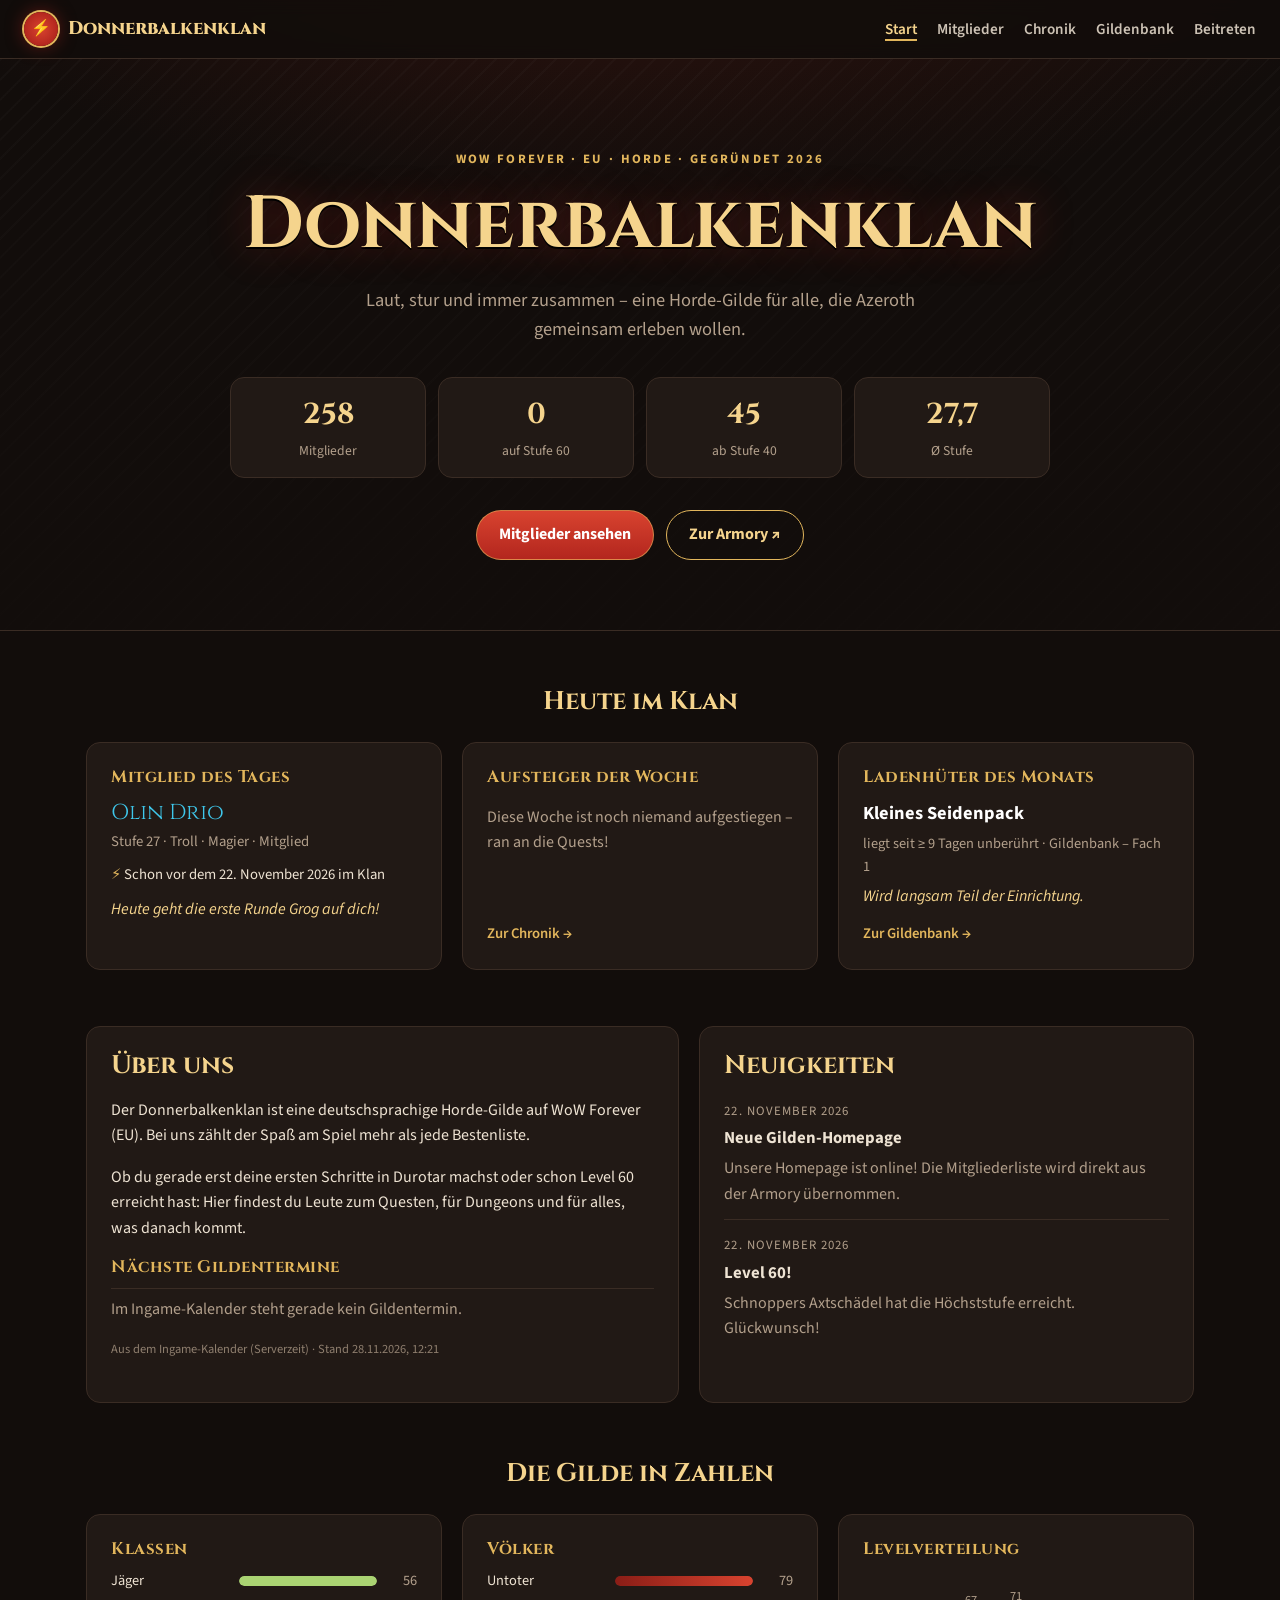
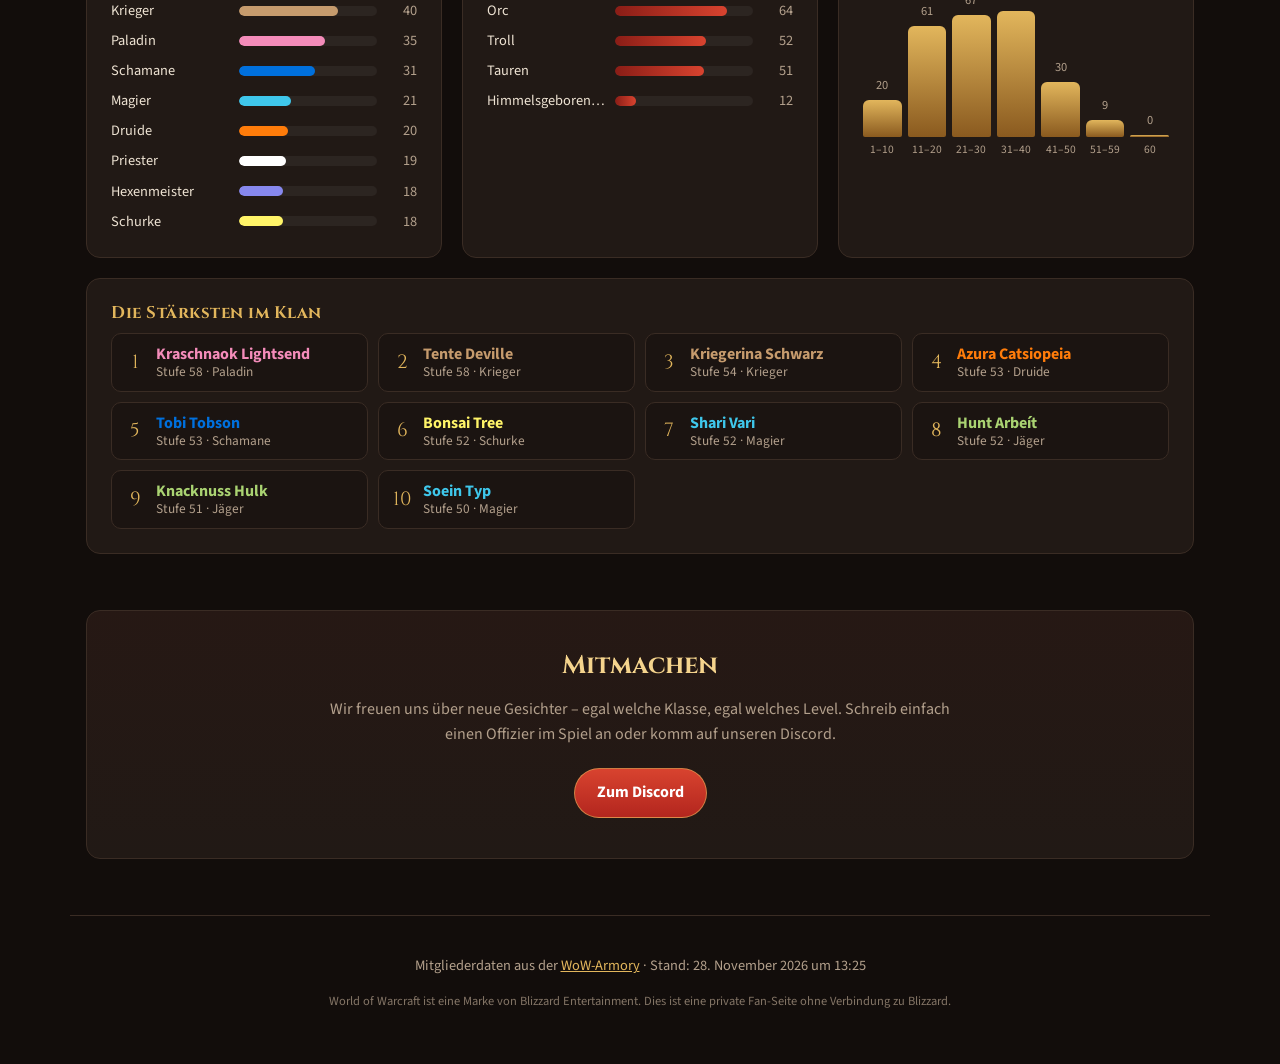
<file: index.html>
<!doctype html>
<html lang="de">
<head>
  <meta charset="utf-8">
  <meta name="viewport" content="width=device-width, initial-scale=1">
  <title>Donnerbalkenklan</title>
  <meta name="description" content="Gilden-Homepage des Donnerbalkenklans – Horde-Gilde auf WoW Forever (EU).">
  <link rel="preconnect" href="https://fonts.googleapis.com">
  <link rel="preconnect" href="https://fonts.gstatic.com" crossorigin>
  <link href="https://fonts.googleapis.com/css2?family=Cinzel:wght@600;800&family=Source+Sans+3:wght@400;600;700&display=swap" rel="stylesheet">
  <link rel="stylesheet" href="style.css">
</head>
<body data-page="start">
  <header class="nav">
    <a class="brand" href="index.html"><span class="crest" aria-hidden="true">⚡</span><span data-bind="name"></span></a>
    <nav>
      <a href="index.html" data-page="start">Start</a>
      <a href="mitglieder.html" data-page="mitglieder">Mitglieder</a>
      <a href="chronik.html" data-page="chronik">Chronik</a>
      <a href="gildenbank.html" data-page="gildenbank" id="nav-bank" hidden>Gildenbank</a>
      <a href="index.html#beitreten">Beitreten</a>
    </nav>
  </header>

  <main id="top">
    <section class="hero">
      <div class="hero-inner">
        <p class="eyebrow" id="hero-meta"></p>
        <h1 data-bind="name"></h1>
        <p class="tagline" data-bind="tagline"></p>
        <div class="kpis" id="kpis"></div>
        <div class="cta">
          <a class="btn primary" href="mitglieder.html">Mitglieder ansehen</a>
          <a class="btn" id="armory-link" target="_blank" rel="noopener">Zur Armory ↗</a>
        </div>
        <a class="discord-online" id="discord-online" target="_blank" rel="noopener" hidden></a>
      </div>
    </section>

    <section id="heute" class="wrap">
      <h2 class="section-title">Heute im Klan</h2>
      <div class="grid-3">
        <div class="card spot" id="motd-card">
          <h3>Mitglied des Tages</h3>
          <div id="motd"></div>
        </div>
        <div class="card spot" id="risers-card">
          <h3>Aufsteiger der Woche</h3>
          <ol class="rank-list compact" id="risers-mini"></ol>
          <a class="more" href="chronik.html">Zur Chronik →</a>
        </div>
        <div class="card spot" id="shelf-card" hidden>
          <h3>Ladenhüter des Monats</h3>
          <div id="shelf"></div>
          <a class="more" href="gildenbank.html">Zur Gildenbank →</a>
        </div>
      </div>
    </section>

    <section id="ueber" class="wrap grid-2">
      <div class="card">
        <h2>Über uns</h2>
        <div id="about"></div>
        <div id="events-box" hidden>
          <h3>Nächste Gildentermine</h3>
          <ul class="events" id="events"></ul>
          <p class="log-note" id="events-note"></p>
        </div>
        <div id="schedule-box">
          <h3>Feste Termine</h3>
          <ul class="schedule" id="schedule"></ul>
        </div>
      </div>
      <div class="card">
        <h2>Neuigkeiten</h2>
        <ul class="news" id="news"></ul>
      </div>
    </section>

    <section id="statistik" class="wrap">
      <h2 class="section-title">Die Gilde in Zahlen</h2>
      <div class="grid-3">
        <div class="card">
          <h3>Klassen</h3>
          <div class="bars" id="class-bars"></div>
        </div>
        <div class="card">
          <h3>Völker</h3>
          <div class="bars" id="race-bars"></div>
        </div>
        <div class="card">
          <h3>Levelverteilung</h3>
          <div class="histo" id="level-histo"></div>
        </div>
      </div>
      <div class="card top">
        <h3>Die Stärksten im Klan</h3>
        <ol class="toplist" id="toplist"></ol>
      </div>
    </section>

    <section id="beitreten" class="wrap">
      <div class="card join">
        <h2>Mitmachen</h2>
        <p data-bind="joinText"></p>
        <a class="btn primary" id="discord-link" target="_blank" rel="noopener">Zum Discord</a>
      </div>
    </section>
  </main>

  <footer class="wrap footer">
    <p id="stand"></p>
    <p class="small">World of Warcraft ist eine Marke von Blizzard Entertainment. Dies ist eine private Fan-Seite ohne Verbindung zu Blizzard.</p>
  </footer>

  <script src="config.js"></script>
  <script src="data/roster.js"></script>
  <script src="data/bank.js"></script>
  <script src="data/history.js"></script>
  <script src="data/motd.js"></script>
  <script src="motd-pick.js"></script>
  <script src="app.js"></script>
</body>
</html>
</file>
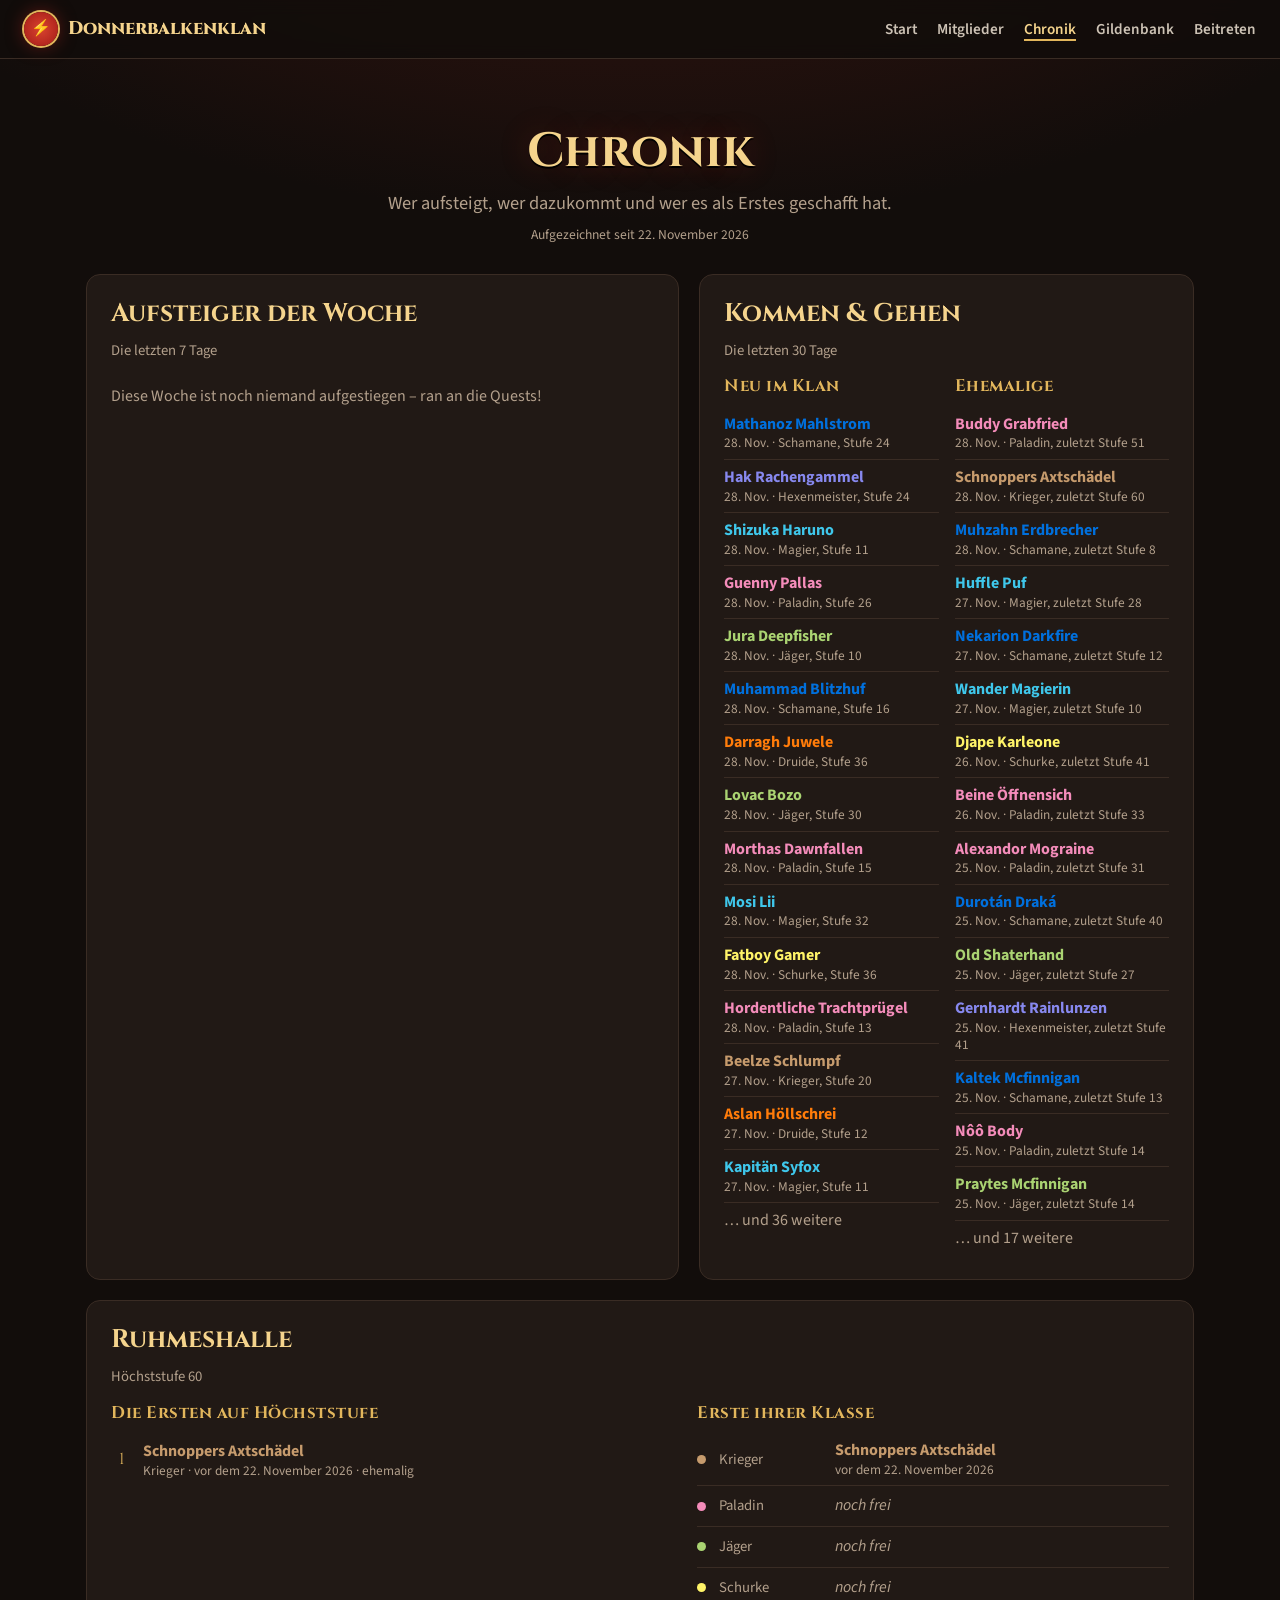
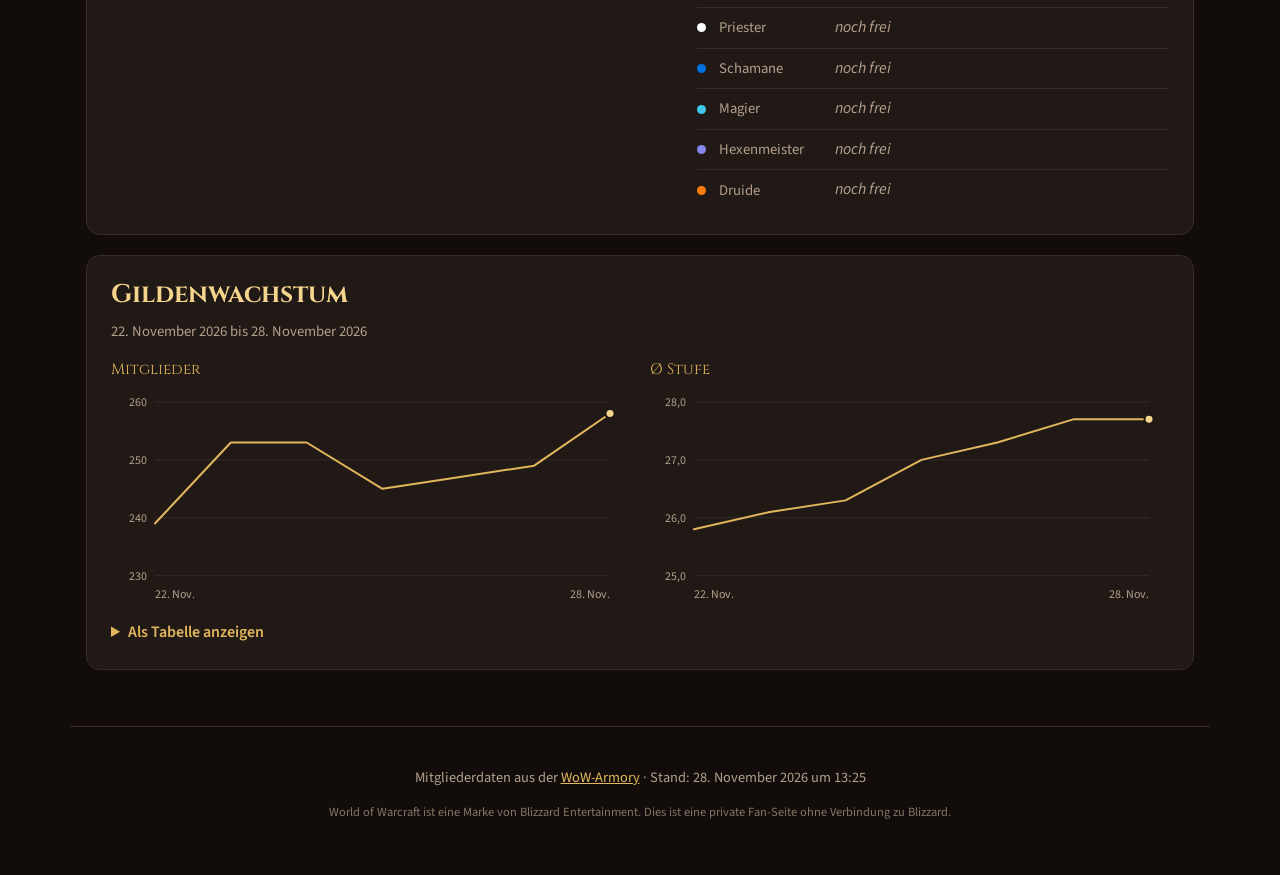
<file: chronik.html>
<!doctype html>
<html lang="de">
<head>
  <meta charset="utf-8">
  <meta name="viewport" content="width=device-width, initial-scale=1">
  <title>Chronik – Donnerbalkenklan</title>
  <meta name="description" content="Chronik des Donnerbalkenklans – Aufsteiger der Woche, Neuzugänge, Ruhmeshalle und Gildenwachstum.">
  <link rel="preconnect" href="https://fonts.googleapis.com">
  <link rel="preconnect" href="https://fonts.gstatic.com" crossorigin>
  <link href="https://fonts.googleapis.com/css2?family=Cinzel:wght@600;800&family=Source+Sans+3:wght@400;600;700&display=swap" rel="stylesheet">
  <link rel="stylesheet" href="style.css">
</head>
<body data-page="chronik" data-title="Chronik">
  <header class="nav">
    <a class="brand" href="index.html"><span class="crest" aria-hidden="true">⚡</span><span data-bind="name"></span></a>
    <nav>
      <a href="index.html" data-page="start">Start</a>
      <a href="mitglieder.html" data-page="mitglieder">Mitglieder</a>
      <a href="chronik.html" data-page="chronik">Chronik</a>
      <a href="gildenbank.html" data-page="gildenbank" id="nav-bank" hidden>Gildenbank</a>
      <a href="index.html#beitreten">Beitreten</a>
    </nav>
  </header>

  <main id="top">
    <section class="page-head wrap">
      <h1>Chronik</h1>
      <p class="tagline">Wer aufsteigt, wer dazukommt und wer es als Erstes geschafft hat.</p>
      <p class="chronik-since" id="chronik-since"></p>
    </section>

    <section id="chronik" class="wrap">
      <div class="grid-2">
        <div class="card">
          <h2>Aufsteiger der Woche</h2>
          <p class="card-sub" id="risers-period"></p>
          <ol class="rank-list" id="risers"></ol>
        </div>
        <div class="card">
          <h2>Kommen &amp; Gehen</h2>
          <p class="card-sub">Die letzten 30 Tage</p>
          <div class="joins">
            <div>
              <h3>Neu im Klan</h3>
              <ul class="plain-list" id="joined"></ul>
            </div>
            <div>
              <h3>Ehemalige</h3>
              <ul class="plain-list" id="left"></ul>
            </div>
          </div>
        </div>
      </div>

      <div class="card hall">
        <h2>Ruhmeshalle</h2>
        <p class="card-sub" id="hall-sub"></p>
        <div class="grid-2 hall-grid">
          <div>
            <h3>Die Ersten auf Höchststufe</h3>
            <ol class="rank-list" id="hall-first"></ol>
          </div>
          <div>
            <h3>Erste ihrer Klasse</h3>
            <ul class="hall-classes" id="hall-classes"></ul>
          </div>
        </div>
      </div>

      <div class="card growth">
        <h2>Gildenwachstum</h2>
        <p class="card-sub" id="growth-sub"></p>
        <div class="grid-2">
          <figure class="chart" id="chart-members"></figure>
          <figure class="chart" id="chart-level"></figure>
        </div>
        <details class="chart-table">
          <summary>Als Tabelle anzeigen</summary>
          <div class="table-wrap"><table id="growth-table"><thead><tr><th>Tag</th><th class="num">Mitglieder</th><th class="num">Ø Stufe</th><th class="num">Auf Höchststufe</th></tr></thead><tbody></tbody></table></div>
        </details>
      </div>
    </section>
  </main>

  <footer class="wrap footer">
    <p id="stand"></p>
    <p class="small">World of Warcraft ist eine Marke von Blizzard Entertainment. Dies ist eine private Fan-Seite ohne Verbindung zu Blizzard.</p>
  </footer>

  <script src="config.js"></script>
  <script src="data/roster.js"></script>
  <script src="data/bank.js"></script>
  <script src="data/history.js"></script>
  <script src="app.js"></script>
</body>
</html>
</file>
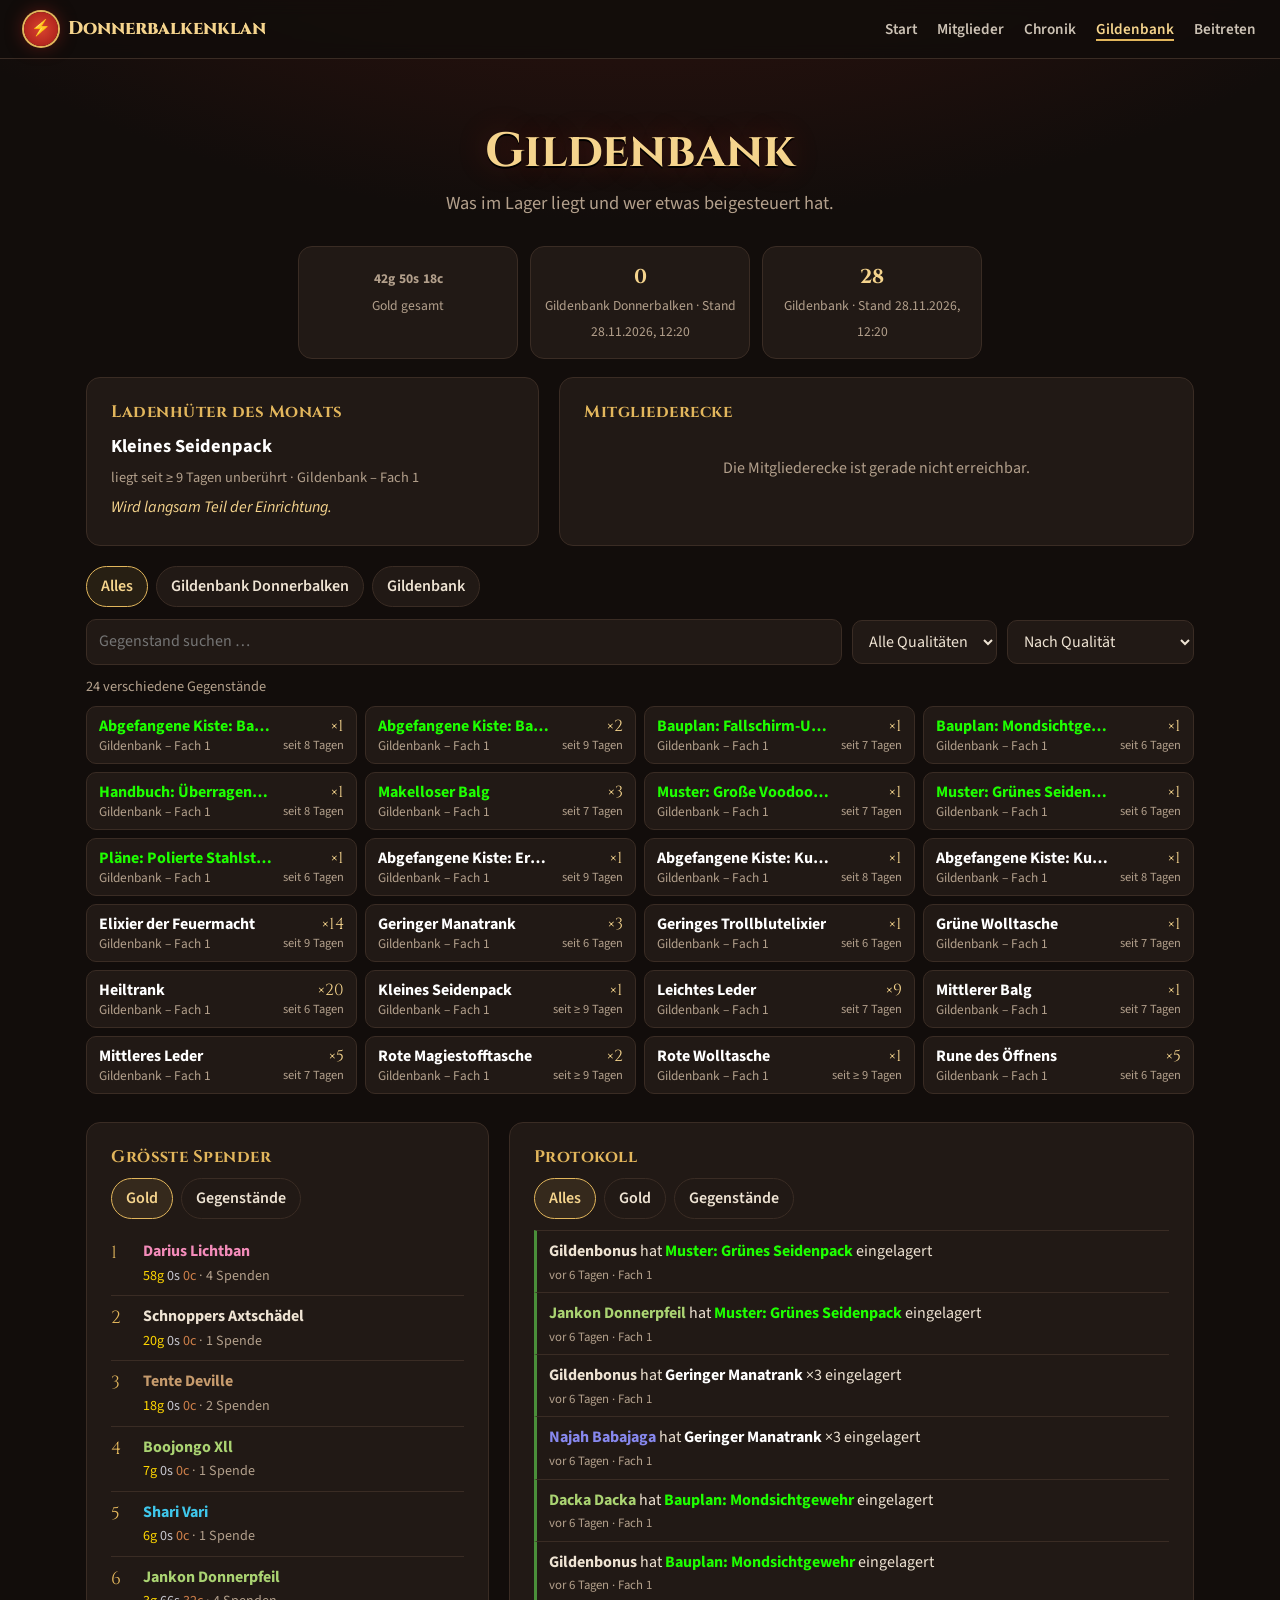
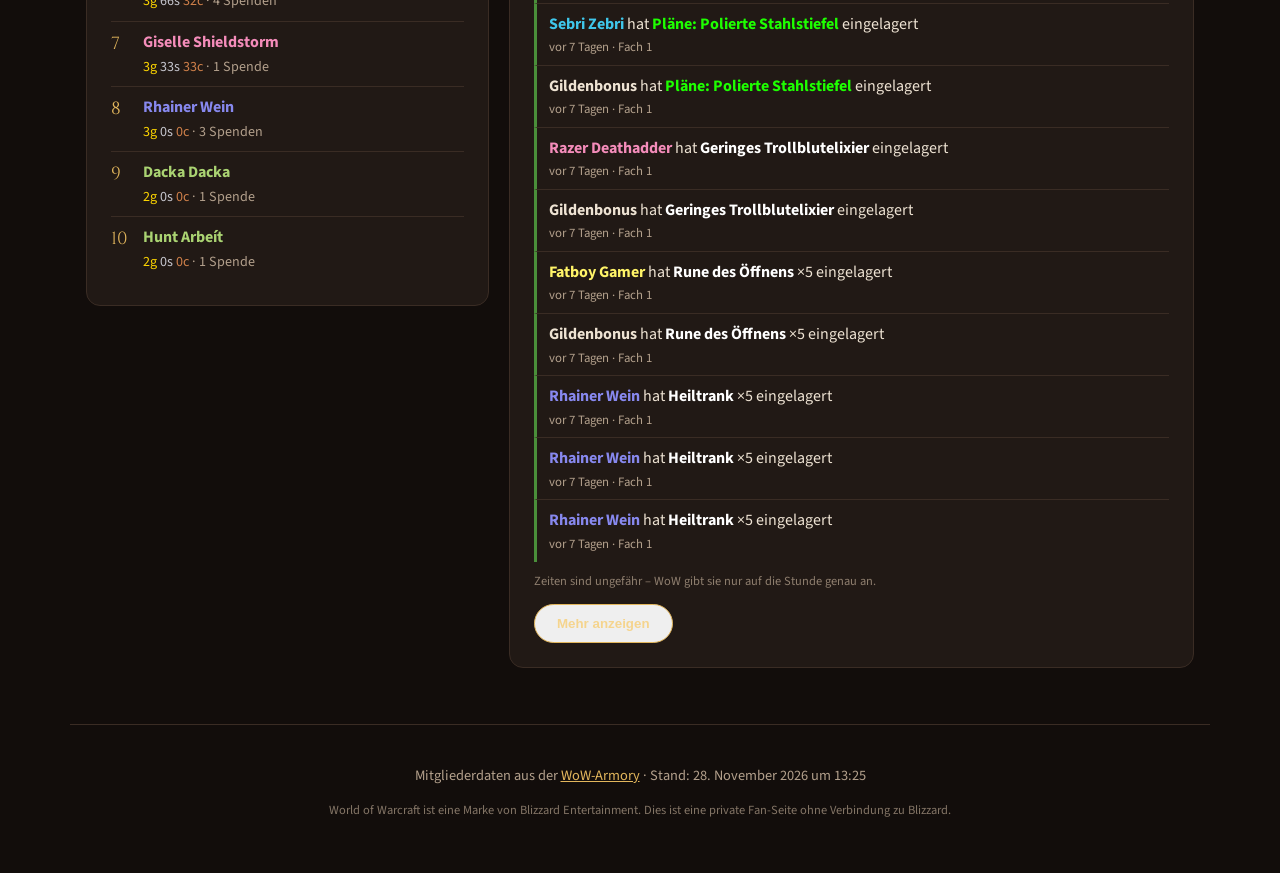
<file: gildenbank.html>
<!doctype html>
<html lang="de">
<head>
  <meta charset="utf-8">
  <meta name="viewport" content="width=device-width, initial-scale=1">
  <title>Gildenbank – Donnerbalkenklan</title>
  <meta name="description" content="Gildenbank des Donnerbalkenklans – Bestand, Spender und Einzahlungen.">
  <link rel="preconnect" href="https://fonts.googleapis.com">
  <link rel="preconnect" href="https://fonts.gstatic.com" crossorigin>
  <link href="https://fonts.googleapis.com/css2?family=Cinzel:wght@600;800&family=Source+Sans+3:wght@400;600;700&display=swap" rel="stylesheet">
  <link rel="stylesheet" href="style.css">
</head>
<body data-page="gildenbank" data-title="Gildenbank">
  <header class="nav">
    <a class="brand" href="index.html"><span class="crest" aria-hidden="true">⚡</span><span data-bind="name"></span></a>
    <nav>
      <a href="index.html" data-page="start">Start</a>
      <a href="mitglieder.html" data-page="mitglieder">Mitglieder</a>
      <a href="chronik.html" data-page="chronik">Chronik</a>
      <a href="gildenbank.html" data-page="gildenbank" id="nav-bank" hidden>Gildenbank</a>
      <a href="index.html#beitreten">Beitreten</a>
    </nav>
  </header>

  <main id="top">
    <section class="page-head wrap">
      <h1>Gildenbank</h1>
      <p class="tagline">Was im Lager liegt und wer etwas beigesteuert hat.</p>
    </section>

    <p class="bank-empty wrap" id="bank-none" hidden>Noch keine Bankdaten hochgeladen.</p>

    <section id="gildenbank" class="wrap" hidden>
      <div class="bank-summary" id="bank-summary"></div>

      <div class="bank-top">
        <div class="card shelf-strip" id="shelf-card" hidden>
          <h3>Ladenhüter des Monats</h3>
          <div id="shelf"></div>
        </div>
        <div class="card corner" id="corner" hidden>
          <h3>Mitgliederecke</h3>
          <div id="corner-body"></div>
        </div>
      </div>

      <div class="bank-sources" id="bank-sources" role="tablist" aria-label="Lagerort"></div>
      <div class="filters">
        <input type="search" id="b-search" placeholder="Gegenstand suchen …" aria-label="Gegenstand suchen">
        <select id="b-quality" aria-label="Qualität"><option value="">Alle Qualitäten</option></select>
        <select id="b-sort" aria-label="Sortierung">
          <option value="quality">Nach Qualität</option>
          <option value="name">Nach Name</option>
          <option value="oldest">Am längsten gelagert</option>
          <option value="newest">Zuletzt eingelagert</option>
          <option value="count">Größte Menge</option>
        </select>
      </div>
      <p class="count" id="b-count"></p>
      <div class="bank-grid" id="bank-items"></div>

      <div class="bank-log-wrap" id="bank-log-wrap" hidden>
        <div class="card">
          <h3>Größte Spender</h3>
          <div class="bank-sources" id="donor-tabs" role="tablist" aria-label="Spender nach Gold oder Gegenständen"></div>
          <ol class="donors" id="bank-donors"></ol>
        </div>
        <div class="card">
          <h3>Protokoll</h3>
          <div class="bank-sources" id="log-filter" role="tablist" aria-label="Protokoll filtern"></div>
          <ul class="bank-log" id="bank-log"></ul>
          <p class="log-note">Zeiten sind ungefähr – WoW gibt sie nur auf die Stunde genau an.</p>
          <button type="button" class="btn" id="log-more" hidden>Mehr anzeigen</button>
        </div>
      </div>
    </section>

  </main>

  <footer class="wrap footer">
    <p id="stand"></p>
    <p class="small">World of Warcraft ist eine Marke von Blizzard Entertainment. Dies ist eine private Fan-Seite ohne Verbindung zu Blizzard.</p>
  </footer>

  <script src="config.js"></script>
  <script src="data/roster.js"></script>
  <script src="data/bank.js"></script>
  <script src="data/history.js"></script>
  <script src="app.js"></script>
</body>
</html>
</file>
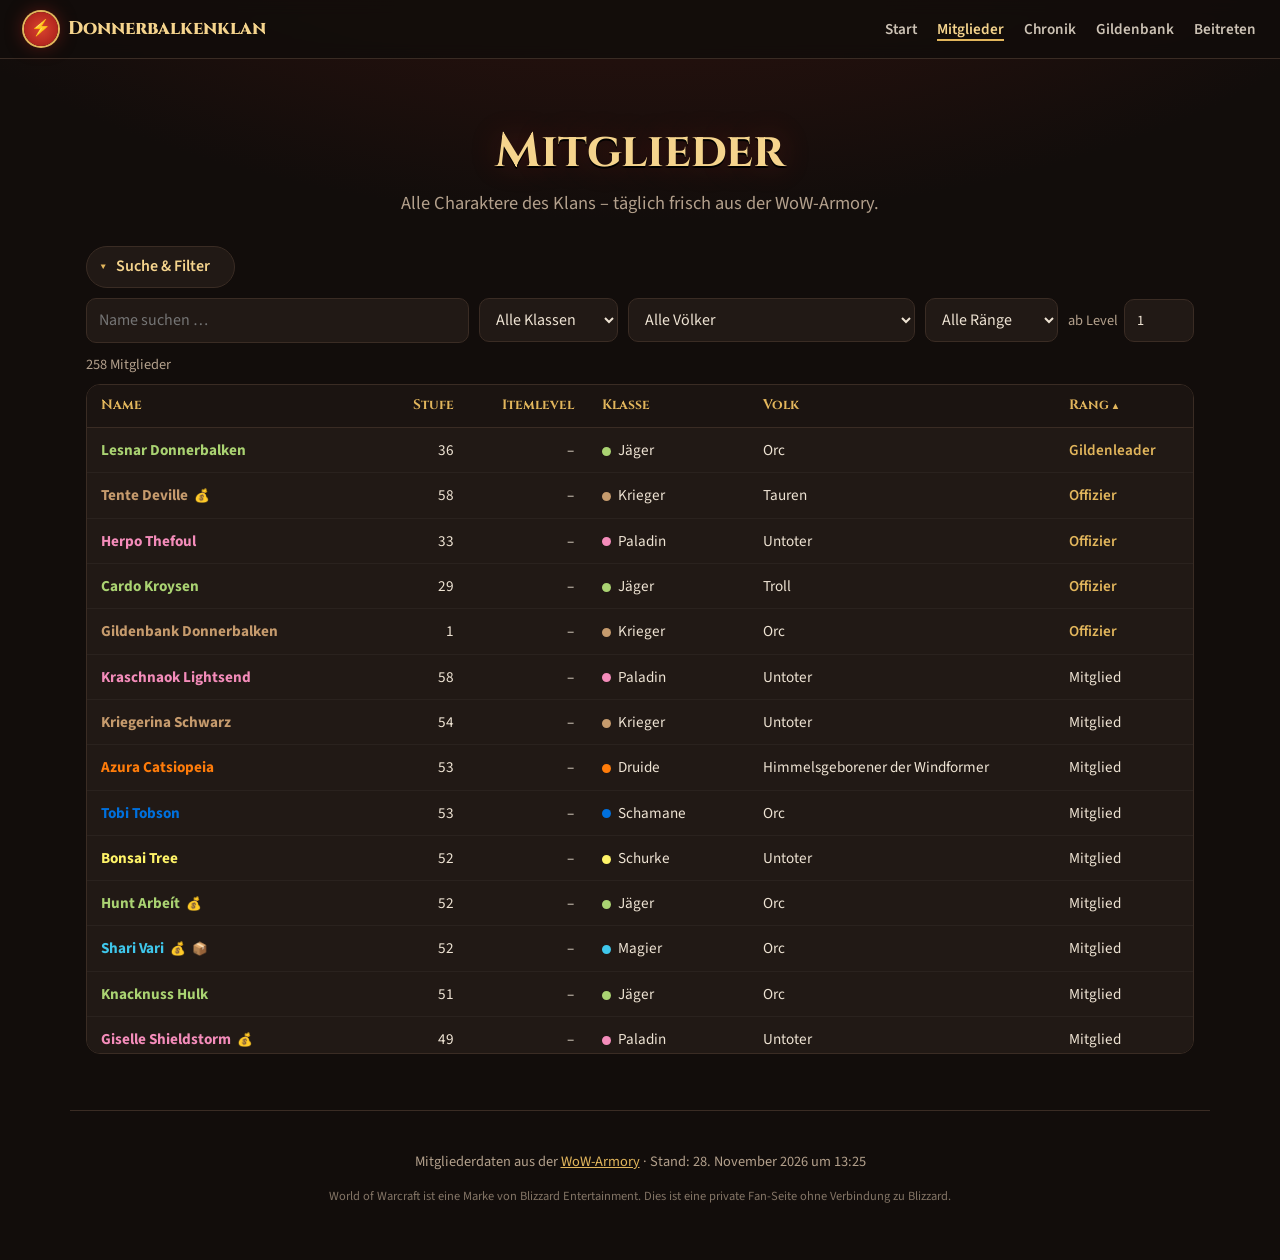
<file: mitglieder.html>
<!doctype html>
<html lang="de">
<head>
  <meta charset="utf-8">
  <meta name="viewport" content="width=device-width, initial-scale=1">
  <title>Mitglieder – Donnerbalkenklan</title>
  <meta name="description" content="Mitgliederliste des Donnerbalkenklans – Horde-Gilde auf WoW Forever (EU).">
  <link rel="preconnect" href="https://fonts.googleapis.com">
  <link rel="preconnect" href="https://fonts.gstatic.com" crossorigin>
  <link href="https://fonts.googleapis.com/css2?family=Cinzel:wght@600;800&family=Source+Sans+3:wght@400;600;700&display=swap" rel="stylesheet">
  <link rel="stylesheet" href="style.css">
</head>
<body data-page="mitglieder" data-title="Mitglieder">
  <header class="nav">
    <a class="brand" href="index.html"><span class="crest" aria-hidden="true">⚡</span><span data-bind="name"></span></a>
    <nav>
      <a href="index.html" data-page="start">Start</a>
      <a href="mitglieder.html" data-page="mitglieder">Mitglieder</a>
      <a href="chronik.html" data-page="chronik">Chronik</a>
      <a href="gildenbank.html" data-page="gildenbank" id="nav-bank" hidden>Gildenbank</a>
      <a href="index.html#beitreten">Beitreten</a>
    </nav>
  </header>

  <main id="top">
    <section class="page-head wrap">
      <h1>Mitglieder</h1>
      <p class="tagline">Alle Charaktere des Klans – täglich frisch aus der WoW-Armory.</p>
    </section>

    <section id="mitglieder" class="wrap">
      <details class="filter-box" id="filter-box">
        <summary><span>Suche &amp; Filter</span><small id="filter-active"></small></summary>
      <div class="filters">
        <input type="search" id="f-search" placeholder="Name suchen …" aria-label="Name suchen">
        <select id="f-class" aria-label="Klasse"><option value="">Alle Klassen</option></select>
        <select id="f-race" aria-label="Volk"><option value="">Alle Völker</option></select>
        <select id="f-rank" aria-label="Rang"><option value="">Alle Ränge</option></select>
        <label class="minlvl">ab Level <input type="number" id="f-minlvl" min="1" max="60" value="1"></label>
        <button type="button" class="linkish" id="f-reset" hidden>Zurücksetzen</button>
      </div>
      </details>
      <p class="count" id="count"></p>
      <div class="table-wrap">
        <table id="roster">
          <thead>
            <tr>
              <th data-sort="name">Name</th>
              <th data-sort="level" class="num">Stufe</th>
              <th data-sort="ilvl" class="num">Itemlevel</th>
              <th data-sort="cls">Klasse</th>
              <th data-sort="race">Volk</th>
              <th data-sort="rank">Rang</th>
            </tr>
          </thead>
          <tbody></tbody>
        </table>
      </div>
    </section>

  </main>

  <footer class="wrap footer">
    <p id="stand"></p>
    <p class="small">World of Warcraft ist eine Marke von Blizzard Entertainment. Dies ist eine private Fan-Seite ohne Verbindung zu Blizzard.</p>
  </footer>

  <script src="config.js"></script>
  <script src="data/roster.js"></script>
  <script src="data/bank.js"></script>
  <script src="data/history.js"></script>
  <script src="app.js"></script>
</body>
</html>
</file>
<file: style.css>
:root {
  --bg: #120d0b;
  --bg-2: #1b1411;
  --card: #211915;
  --line: #3a2c24;
  --text: #eee3d3;
  --muted: #b3a08c;
  --gold: #e2b65c;
  --gold-2: #f5d48d;
  --red: #b3261e;
  --red-2: #d8432f;
  --radius: 14px;
  --head: "Cinzel", Georgia, serif;
  --body: "Source Sans 3", system-ui, sans-serif;
}

* { box-sizing: border-box; }
[hidden] { display: none !important; }
html { scroll-behavior: smooth; scroll-padding-top: 70px; }
body {
  margin: 0;
  background: var(--bg);
  background-image: radial-gradient(1200px 600px at 50% -200px, #3a1510 0%, transparent 70%);
  color: var(--text);
  font: 16px/1.6 var(--body);
}
a { color: var(--gold); }
h1, h2, h3 { font-family: var(--head); line-height: 1.2; margin: 0 0 .6em; }
h2 { color: var(--gold-2); font-size: 1.6rem; }
h3 { color: var(--gold); font-size: 1.05rem; letter-spacing: .03em; }

.wrap { max-width: 1140px; margin: 0 auto; padding: 0 16px; }
section.wrap { margin-top: 56px; }

/* Navigation */
.nav {
  position: sticky; top: 0; z-index: 10;
  display: flex; align-items: center; justify-content: space-between; gap: 16px;
  padding: 12px 24px;
  background: rgba(18, 13, 11, .88);
  backdrop-filter: blur(8px);
  border-bottom: 1px solid var(--line);
}
.brand { display: flex; align-items: center; gap: 10px; font-family: var(--head); font-weight: 800; color: var(--gold-2); text-decoration: none; font-size: 1.15rem; }
.crest { display: grid; place-items: center; width: 34px; height: 34px; border-radius: 50%; background: radial-gradient(circle, var(--red-2), var(--red) 70%); box-shadow: 0 0 0 2px var(--gold), 0 0 18px #b3261e88; font-size: 1rem; }
.nav nav { display: flex; gap: 20px; flex-wrap: wrap; }
.nav nav a { color: var(--text); text-decoration: none; font-weight: 600; font-size: .95rem; opacity: .85; }
.nav nav a:hover { color: var(--gold-2); opacity: 1; }
.nav nav a[aria-current="page"] { color: var(--gold-2); opacity: 1; box-shadow: inset 0 -2px 0 var(--gold); }

/* Kopf der Unterseiten */
.page-head { text-align: center; padding-top: 8px; }
.page-head h1 { font-size: clamp(1.8rem, 6vw, 3rem); color: var(--gold-2); text-shadow: 0 2px 0 #000, 0 0 30px #b3261e55; margin-bottom: 8px; }
.page-head .tagline { margin-bottom: 0; }
section.page-head + section.wrap, section.page-head + p + section.wrap { margin-top: 28px; }

/* Hero */
.hero { padding: 90px 16px 70px; text-align: center; border-bottom: 1px solid var(--line);
  background: linear-gradient(180deg, transparent, #120d0bcc 85%), repeating-linear-gradient(135deg, #ffffff05 0 2px, transparent 2px 14px); }
.hero-inner { max-width: 820px; margin: 0 auto; }
.eyebrow { text-transform: uppercase; letter-spacing: .18em; font-size: .8rem; color: var(--gold); font-weight: 700; margin: 0 0 12px; }
.hero h1 { font-size: clamp(1.5rem, 7vw, 4.6rem); overflow-wrap: anywhere; color: var(--gold-2); text-shadow: 0 2px 0 #000, 0 0 40px #b3261e66; margin-bottom: 16px; }
.tagline { font-size: 1.15rem; color: var(--muted); max-width: 640px; margin: 0 auto 32px; }
.kpis { display: grid; grid-template-columns: repeat(4, 1fr); gap: 12px; margin-bottom: 32px; }
.kpi { background: var(--card); border: 1px solid var(--line); border-radius: var(--radius); padding: 14px 10px; }
.kpi b { display: block; font-family: var(--head); font-size: 1.8rem; color: var(--gold-2); }
.kpi span { font-size: .85rem; color: var(--muted); }
.cta { display: flex; gap: 12px; justify-content: center; flex-wrap: wrap; }
.btn { display: inline-block; padding: 11px 22px; border-radius: 999px; border: 1px solid var(--gold); color: var(--gold-2); text-decoration: none; font-weight: 700; transition: .15s; }
.btn:hover { background: #e2b65c1a; }
.btn.primary { background: linear-gradient(180deg, var(--red-2), var(--red)); border-color: #e2b65c99; color: #fff; }
.btn.primary:hover { filter: brightness(1.12); }

/* Cards & grids */
.card { background: var(--card); border: 1px solid var(--line); border-radius: var(--radius); padding: 24px; }
.grid-2 { display: grid; grid-template-columns: 1.2fr 1fr; gap: 20px; }
.grid-3 { display: grid; grid-template-columns: repeat(3, 1fr); gap: 20px; }
.section-title { text-align: center; margin-bottom: 24px; }
.card.top { margin-top: 20px; }

#about p { margin: 0 0 1em; }
.schedule, .news { list-style: none; margin: 0; padding: 0; }
.schedule li { display: flex; gap: 12px; padding: 8px 0; border-top: 1px solid var(--line); }
.schedule li b { min-width: 92px; color: var(--gold); }
.schedule li span.t { color: var(--muted); min-width: 52px; }
.news li { padding: 12px 0; border-top: 1px solid var(--line); }
.news li:first-child { border-top: 0; padding-top: 0; }
.news time { font-size: .8rem; color: var(--muted); text-transform: uppercase; letter-spacing: .08em; }
.news h4 { margin: 2px 0 4px; font-size: 1.05rem; }
.news p { margin: 0; color: var(--muted); }

/* Bars */
.bars { display: grid; gap: 7px; }
.bar { display: grid; grid-template-columns: 120px 1fr 32px; align-items: center; gap: 8px; font-size: .9rem; }
.bar .label { white-space: nowrap; overflow: hidden; text-overflow: ellipsis; }
.bar .track, .bar .fill { display: block; }
.bar .track { height: 10px; background: #ffffff0d; border-radius: 99px; overflow: hidden; }
.bar .fill { height: 100%; border-radius: 99px; }
.bar .n { text-align: right; color: var(--muted); font-variant-numeric: tabular-nums; }

.histo { display: flex; align-items: flex-end; gap: 6px; height: 190px; padding-top: 18px; }
.histo .col { flex: 1; display: flex; flex-direction: column; align-items: center; justify-content: flex-end; height: 100%; gap: 4px; }
.histo .col .v { font-size: .78rem; color: var(--muted); }
.histo .col .b { width: 100%; border-radius: 6px 6px 2px 2px; background: linear-gradient(180deg, var(--gold), #8a5a1f); min-height: 2px; }
.histo .col .l { font-size: .72rem; color: var(--muted); white-space: nowrap; }

.toplist { margin: 0; padding: 0; list-style: none; display: grid; grid-template-columns: repeat(auto-fill, minmax(210px, 1fr)); gap: 10px; counter-reset: top; }
.toplist li { counter-increment: top; display: flex; align-items: center; gap: 10px; background: var(--bg-2); border: 1px solid var(--line); border-radius: 10px; padding: 10px 12px; }
.toplist li::before { content: counter(top); font-family: var(--head); color: var(--gold); font-size: 1.2rem; width: 22px; text-align: center; }
.toplist .who { display: flex; flex-direction: column; line-height: 1.25; min-width: 0; }
.toplist .who a { font-weight: 700; text-decoration: none; white-space: nowrap; overflow: hidden; text-overflow: ellipsis; }
.toplist .who small { color: var(--muted); }

/* Roster */
.filter-box { margin-bottom: 10px; }
.filter-box summary { display: inline-flex; align-items: center; gap: 10px; cursor: pointer; list-style: none; padding: 7px 14px; border: 1px solid var(--line); border-radius: 999px; background: var(--card); font-weight: 600; color: var(--gold-2); user-select: none; }
.filter-box summary::-webkit-details-marker { display: none; }
.filter-box summary::before { content: "▸"; color: var(--gold); transition: transform .15s; }
.filter-box[open] summary::before { transform: rotate(90deg); }
.filter-box summary:hover { border-color: var(--gold); }
.filter-box summary small { color: #8fd47c; font-weight: 700; font-size: .8rem; }
.filter-box[open] summary { margin-bottom: 10px; }
.filters { display: flex; flex-wrap: wrap; align-items: center; gap: 10px; margin-bottom: 10px; }
.filter-box .filters { margin-bottom: 0; }
.filters input, .filters select { background: var(--card); color: var(--text); border: 1px solid var(--line); border-radius: 10px; padding: 9px 12px; font: inherit; }
.filters input[type=search] { flex: 1 1 220px; }
.filters .minlvl { display: flex; align-items: center; gap: 6px; color: var(--muted); font-size: .9rem; }
.filters .minlvl input { width: 70px; }
.count { color: var(--muted); font-size: .9rem; margin: 0 0 8px; }
.table-wrap { overflow-x: auto; border: 1px solid var(--line); border-radius: var(--radius); background: var(--card); }
/* Die Tabelle scrollt in sich, die Kopfzeile bleibt stehen */
.table-wrap { max-height: 75vh; overflow-y: auto; }
@media (min-width: 700px) {
  .table-wrap { max-height: calc(100vh - 230px); min-height: 360px; }
}
table { width: 100%; border-collapse: collapse; font-size: .95rem; }
th, td { padding: 10px 14px; text-align: left; white-space: nowrap; }
th { position: sticky; top: 0; background: var(--bg-2); color: var(--gold); font-family: var(--head); font-size: .85rem; cursor: pointer; user-select: none; border-bottom: 1px solid var(--line); }
th:hover { color: var(--gold-2); }
th.asc::after { content: " ▲"; font-size: .7em; }
th.desc::after { content: " ▼"; font-size: .7em; }
td { border-top: 1px solid #ffffff0a; }
tbody tr:hover { background: #ffffff08; }
.num { text-align: right; font-variant-numeric: tabular-nums; }
td a { text-decoration: none; font-weight: 700; }
td a:hover { text-decoration: underline; }
.lvl-max { color: var(--gold-2); font-weight: 700; }
.dot { display: inline-block; width: 9px; height: 9px; border-radius: 50%; margin-right: 7px; vertical-align: middle; }
.rank-0, .rank-1 { color: var(--gold); font-weight: 600; }

/* Gildenbank */
.bank-summary { display: flex; flex-wrap: wrap; justify-content: center; gap: 12px; margin-bottom: 18px; }
.bank-summary .kpi { flex: 0 1 220px; min-width: 140px; text-align: center; }
.bank-summary .kpi b { font-size: 1.25rem; }
.bank-summary .kpi.money b { font-family: var(--body); font-weight: 700; }
.gold { color: #ffd700; } .silver { color: #c7c7cf; } .copper { color: #d0804a; }
.bank-sources { display: flex; flex-wrap: wrap; gap: 8px; margin-bottom: 12px; }
.bank-sources button { background: var(--card); color: var(--text); border: 1px solid var(--line); border-radius: 999px; padding: 7px 14px; font: inherit; font-weight: 600; cursor: pointer; }
.bank-sources button[aria-selected="true"] { border-color: var(--gold); color: var(--gold-2); background: #e2b65c1a; }
.bank-grid { display: grid; grid-template-columns: repeat(auto-fill, minmax(250px, 1fr)); gap: 8px; }
.bank-item { display: flex; align-items: baseline; justify-content: space-between; gap: 10px; background: var(--card); border: 1px solid var(--line); border-radius: 10px; padding: 9px 12px; min-width: 0; }
.bank-item .nm { display: flex; flex-direction: column; min-width: 0; line-height: 1.3; }
.bank-item .nm b { white-space: nowrap; overflow: hidden; text-overflow: ellipsis; }
.bank-item .nm small { color: var(--muted); white-space: nowrap; overflow: hidden; text-overflow: ellipsis; }
.bank-item .side { display: flex; flex-direction: column; align-items: flex-end; line-height: 1.3; flex-shrink: 0; }
.bank-item .qty { font-family: var(--head); color: var(--gold-2); white-space: nowrap; }
.bank-item .age { color: var(--muted); font-size: .78rem; white-space: nowrap; cursor: help; }
.bank-item .age.old { color: #e0894a; }
.bank-empty { grid-column: 1 / -1; text-align: center; color: var(--muted); padding: 24px; }

/* Gildenbank-Protokoll */
.bank-log-wrap { display: grid; grid-template-columns: 1fr 1.7fr; gap: 20px; margin-top: 28px; align-items: start; }
.bank-log-wrap .card { min-width: 0; }
.donors { list-style: none; margin: 0; padding: 0; counter-reset: d; }
.donors li { counter-increment: d; display: grid; grid-template-columns: 24px 1fr; column-gap: 8px; padding: 8px 0; border-top: 1px solid var(--line); }
.donors li:first-child { border-top: 0; }
.donors li::before { content: counter(d); grid-row: span 2; font-family: var(--head); color: var(--gold); font-size: 1.1rem; }
.donors li.bank-empty::before { content: none; }
.donors .who a, .donors .who b { font-weight: 700; text-decoration: none; }
.donors .what { font-size: .88rem; color: var(--muted); }
.bank-log { list-style: none; margin: 0; padding: 0; }
.bank-log li { display: flex; flex-direction: column; padding: 8px 0 8px 12px; border-top: 1px solid var(--line); border-left: 3px solid #4a8f3a; margin-top: -1px; }
.bank-log li.bank-empty { border-left: 0; }
.bank-log li a { font-weight: 700; text-decoration: none; }
.bank-log li small { color: var(--muted); font-size: .8rem; cursor: help; }
.log-note { color: var(--muted); font-size: .78rem; opacity: .75; margin: 10px 0 0; }
#log-more { margin-top: 12px; }

/* Heute im Klan */
.spot { display: flex; flex-direction: column; }
.spot h3 { margin-bottom: 12px; }
.spot .more { margin-top: auto; padding-top: 12px; font-weight: 600; text-decoration: none; font-size: .92rem; }
.spot .more:hover { text-decoration: underline; }
.motd-name { margin: 0; font-family: var(--head); font-size: 1.35rem; line-height: 1.25; }
.motd-name a { text-decoration: none; }
.motd-meta { margin: 4px 0 10px; color: var(--muted); font-size: .92rem; }
.motd-facts { list-style: none; margin: 0 0 10px; padding: 0; font-size: .92rem; }
.motd-facts li::before { content: "⚡ "; color: var(--gold); }
.quip { margin: 6px 0 0; color: var(--gold-2); font-style: italic; }
.shelf-item { margin: 0; font-size: 1.15rem; }
.shelf-meta { margin: 4px 0 0; color: var(--muted); font-size: .9rem; }
.discord-online { display: inline-flex; align-items: center; gap: 8px; margin-top: 18px; padding: 6px 14px; border-radius: 999px; background: #5865f21f; border: 1px solid #5865f266; color: var(--text); text-decoration: none; font-size: .92rem; }
.discord-online:hover { background: #5865f233; }
.discord-online b { color: #fff; }
.pulse { width: 9px; height: 9px; border-radius: 50%; background: #3ba55d; box-shadow: 0 0 0 0 #3ba55d99; animation: pulse 2s infinite; }
@keyframes pulse { 70% { box-shadow: 0 0 0 8px #3ba55d00; } 100% { box-shadow: 0 0 0 0 #3ba55d00; } }
@media (prefers-reduced-motion: reduce) { .pulse { animation: none; } }

/* Ranglisten (Aufsteiger, Ruhmeshalle) */
.rank-list { list-style: none; margin: 0; padding: 0; counter-reset: r; }
.rank-list li { counter-increment: r; display: flex; align-items: center; gap: 10px; padding: 8px 0; border-top: 1px solid var(--line); }
.rank-list li:first-child { border-top: 0; }
.rank-list li::before { content: counter(r); font-family: var(--head); color: var(--gold); width: 22px; text-align: center; flex-shrink: 0; }
.rank-list li.empty { color: var(--muted); }
.rank-list li.empty::before { content: none; }
.rank-list .who { display: flex; flex-direction: column; line-height: 1.3; min-width: 0; flex: 1; }
.rank-list .who a, .rank-list .who b { font-weight: 700; text-decoration: none; overflow: hidden; text-overflow: ellipsis; white-space: nowrap; }
.rank-list .who small { color: var(--muted); }
.rank-list .gain { font-family: var(--head); color: #7fd36a; }
.rank-list.compact li { padding: 6px 0; }
.card-sub { color: var(--muted); margin: -6px 0 14px; font-size: .92rem; }
.chronik-since { color: var(--muted); font-size: .85rem; margin: 6px 0 0; }
.joins { display: grid; grid-template-columns: 1fr 1fr; gap: 16px; }
.plain-list { list-style: none; margin: 0; padding: 0; }
.plain-list li { display: flex; flex-direction: column; padding: 7px 0; border-top: 1px solid var(--line); line-height: 1.3; }
.plain-list li:first-child { border-top: 0; }
.plain-list li a, .plain-list li b { font-weight: 700; text-decoration: none; }
.plain-list li small { color: var(--muted); }
.plain-list li.empty { color: var(--muted); }
#chronik .card.hall, #chronik .card.growth { margin-top: 20px; }
.hall-grid { margin-top: 4px; }
.hall-classes { list-style: none; margin: 0; padding: 0; }
.hall-classes li { display: grid; grid-template-columns: 16px 110px 1fr; align-items: center; gap: 6px; padding: 7px 0; border-top: 1px solid var(--line); }
.hall-classes li:first-child { border-top: 0; }
.hall-classes .dot { margin: 0; }
.hall-classes .cl { color: var(--muted); font-size: .92rem; }
.hall-classes .who { display: flex; flex-direction: column; line-height: 1.3; min-width: 0; }
.hall-classes .who a, .hall-classes .who b { font-weight: 700; text-decoration: none; }
.hall-classes .who small { color: var(--muted); }
.hall-classes .free { color: var(--muted); font-style: italic; }

/* Diagramme */
.chart { position: relative; margin: 0; outline: none; }
.chart:focus-visible { box-shadow: 0 0 0 2px var(--gold); border-radius: 8px; }
.chart figcaption { font-family: var(--head); color: var(--gold); font-size: .95rem; margin-bottom: 4px; }
.chart svg { display: block; width: 100%; height: auto; overflow: visible; touch-action: pan-y; }
.chart .grid { stroke: #ffffff14; stroke-width: 1; }
.chart .ax { fill: var(--muted); font-size: 12px; font-family: var(--body); }
.chart .ln { fill: none; stroke: var(--gold); stroke-width: 2; stroke-linejoin: round; stroke-linecap: round; }
.chart .pt { fill: var(--gold-2); stroke: var(--card); stroke-width: 2; }
.chart .xh { stroke: var(--muted); stroke-width: 1; }
.chart .tip { position: absolute; top: 22px; transform: translateX(-50%); background: var(--bg); border: 1px solid var(--line); border-radius: 8px; padding: 5px 10px; pointer-events: none; display: flex; flex-direction: column; line-height: 1.25; white-space: nowrap; }
.chart .tip b { color: var(--text); font-size: 1rem; }
.chart .tip span { color: var(--muted); font-size: .8rem; }
.growth .grid-2 { grid-template-columns: 1fr 1fr; }
.chart-table { margin-top: 14px; }
.chart-table summary { cursor: pointer; color: var(--gold); font-weight: 600; }
.chart-table .table-wrap { margin-top: 10px; max-height: 320px; min-height: 0; }

/* Termine aus dem Ingame-Kalender */
#events-box { margin-bottom: 18px; }
.events { list-style: none; margin: 0; padding: 0; }
.events li { display: flex; gap: 12px; padding: 8px 0; border-top: 1px solid var(--line); }
.events li b { min-width: 92px; color: var(--gold); }
.events li .t { color: var(--muted); min-width: 52px; }
.events li.empty { color: var(--muted); }
.tag { display: inline-block; font-size: .72rem; padding: 1px 7px; border-radius: 99px; border: 1px solid var(--line); color: var(--muted); font-style: normal; vertical-align: 1px; }

/* Abzeichen in der Mitgliederliste */
.badge { margin-left: 6px; font-size: .78rem; cursor: help; }
.badge.new { padding: 1px 7px; border-radius: 99px; background: #4a8f3a33; color: #8fd47c; font-weight: 700; text-transform: uppercase; letter-spacing: .05em; font-size: .68rem; vertical-align: 1px; }

/* Gildenbank: Ladenhüter & Mitgliederecke */
.bank-top { display: grid; grid-template-columns: 1fr 1.4fr; gap: 20px; margin-bottom: 20px; }
.bank-top:not(:has(> :not([hidden]))) { display: none; }
.bank-top:has(> [hidden]) { grid-template-columns: 1fr; }
.corner p { margin: 0 0 12px; }
.corner h4 { margin: 16px 0 6px; font-family: var(--head); color: var(--gold); font-size: .92rem; }
.corner-user { display: flex; align-items: center; gap: 10px; flex-wrap: wrap; }
.corner-user img { border-radius: 50%; }
.corner-char { display: flex; align-items: center; gap: 8px; color: var(--muted); font-size: .92rem; flex-wrap: wrap; }
.corner-char input { flex: 1 1 200px; background: var(--bg-2); color: var(--text); border: 1px solid var(--line); border-radius: 10px; padding: 7px 10px; font: inherit; }
.corner-msg { min-height: 1.2em; color: #8fd47c; font-size: .85rem; margin: 6px 0 0 !important; }
.btn.discord-btn { background: #5865f2; border-color: #5865f2; color: #fff; }
.linkish { background: none; border: 0; padding: 0; color: var(--gold); font: inherit; font-size: .85rem; cursor: pointer; text-decoration: underline; }
.need-list { list-style: none; margin: 0; padding: 0; }
.need-list li { display: flex; gap: 10px; align-items: baseline; flex-wrap: wrap; padding: 6px 0; border-top: 1px solid var(--line); }
.need-list li:first-child { border-top: 0; }
.need-list li small { color: var(--muted); }
.need-list li > .linkish { margin-left: auto; }
.need-list li.group { flex-direction: column; gap: 2px; }
.need-list li.group > span { display: flex; flex-wrap: wrap; gap: 4px 14px; font-size: .9rem; }
.need-list li.empty { color: var(--muted); }
.need-btn { margin-top: 4px; background: transparent; color: var(--gold-2); border: 1px solid #e2b65c66; border-radius: 99px; padding: 1px 10px; font: inherit; font-size: .78rem; font-weight: 600; cursor: pointer; white-space: nowrap; }
.need-btn:hover { background: #e2b65c1a; }
.need-btn.on { background: #4a8f3a33; border-color: #4a8f3a; color: #8fd47c; }
.need-count { color: var(--gold); font-size: .78rem; white-space: nowrap; }

.join { text-align: center; padding: 40px 24px; background: linear-gradient(180deg, #3a151033, transparent), var(--card); }
.join p { max-width: 620px; margin: 0 auto 20px; color: var(--muted); }

.footer { margin-top: 56px; padding-top: 24px; padding-bottom: 40px; border-top: 1px solid var(--line); color: var(--muted); text-align: center; font-size: .9rem; }
.footer .small { font-size: .78rem; opacity: .7; }

@media (max-width: 900px) {
  .grid-2, .grid-3, .bank-log-wrap, .bank-top { grid-template-columns: 1fr; }
  .kpis { grid-template-columns: repeat(2, 1fr); }
}
@media (max-width: 560px) {
  .nav { padding: 10px 16px; }
  .nav nav { gap: 14px; flex-wrap: nowrap; overflow-x: auto; scrollbar-width: none; min-width: 0; }
  .nav nav a { white-space: nowrap; }
  .bank-summary .kpi { flex: 1 1 140px; }
  .nav nav a { font-size: .85rem; }
  .brand span:last-child { display: none; }
  .hero { padding: 60px 16px 50px; }
  .bar { grid-template-columns: 96px 1fr 28px; }
  .joins, .growth .grid-2 { grid-template-columns: 1fr; }
  .hall-classes li { grid-template-columns: 16px 92px 1fr; }
}
</file>
